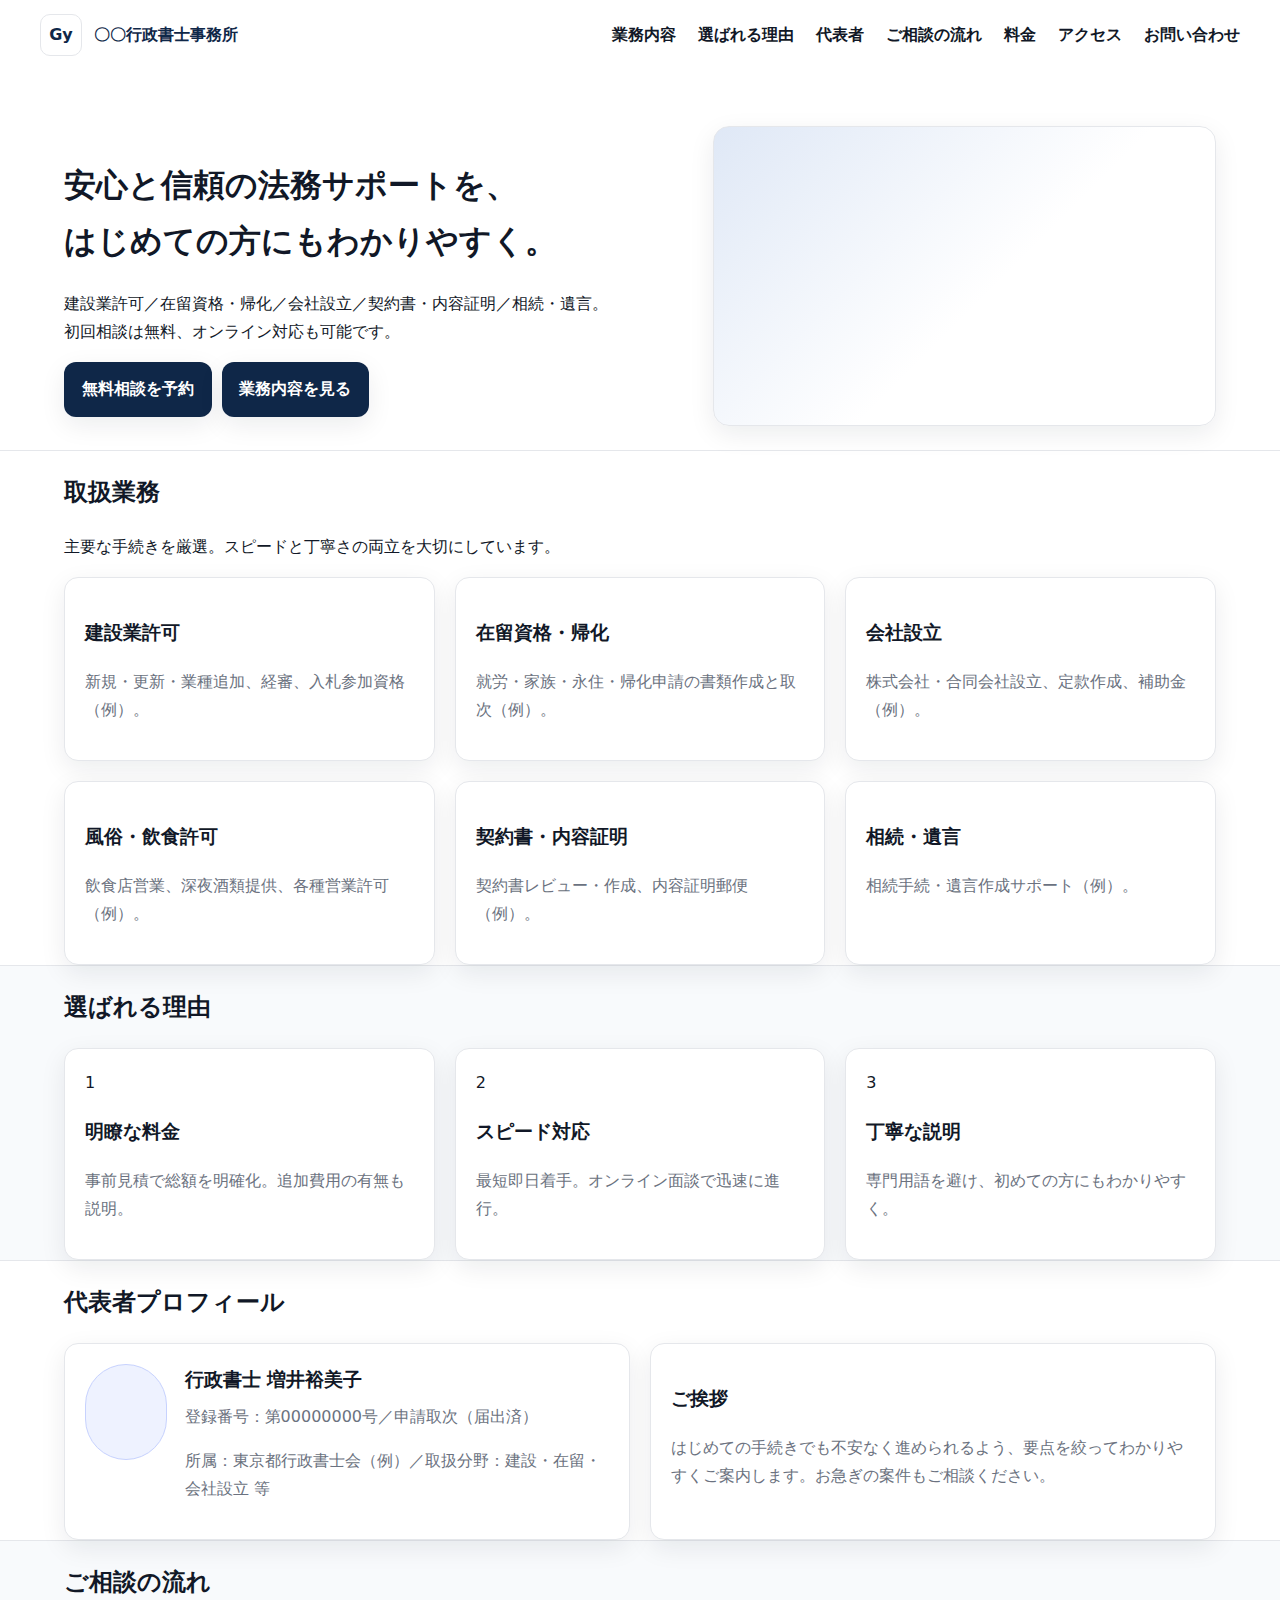
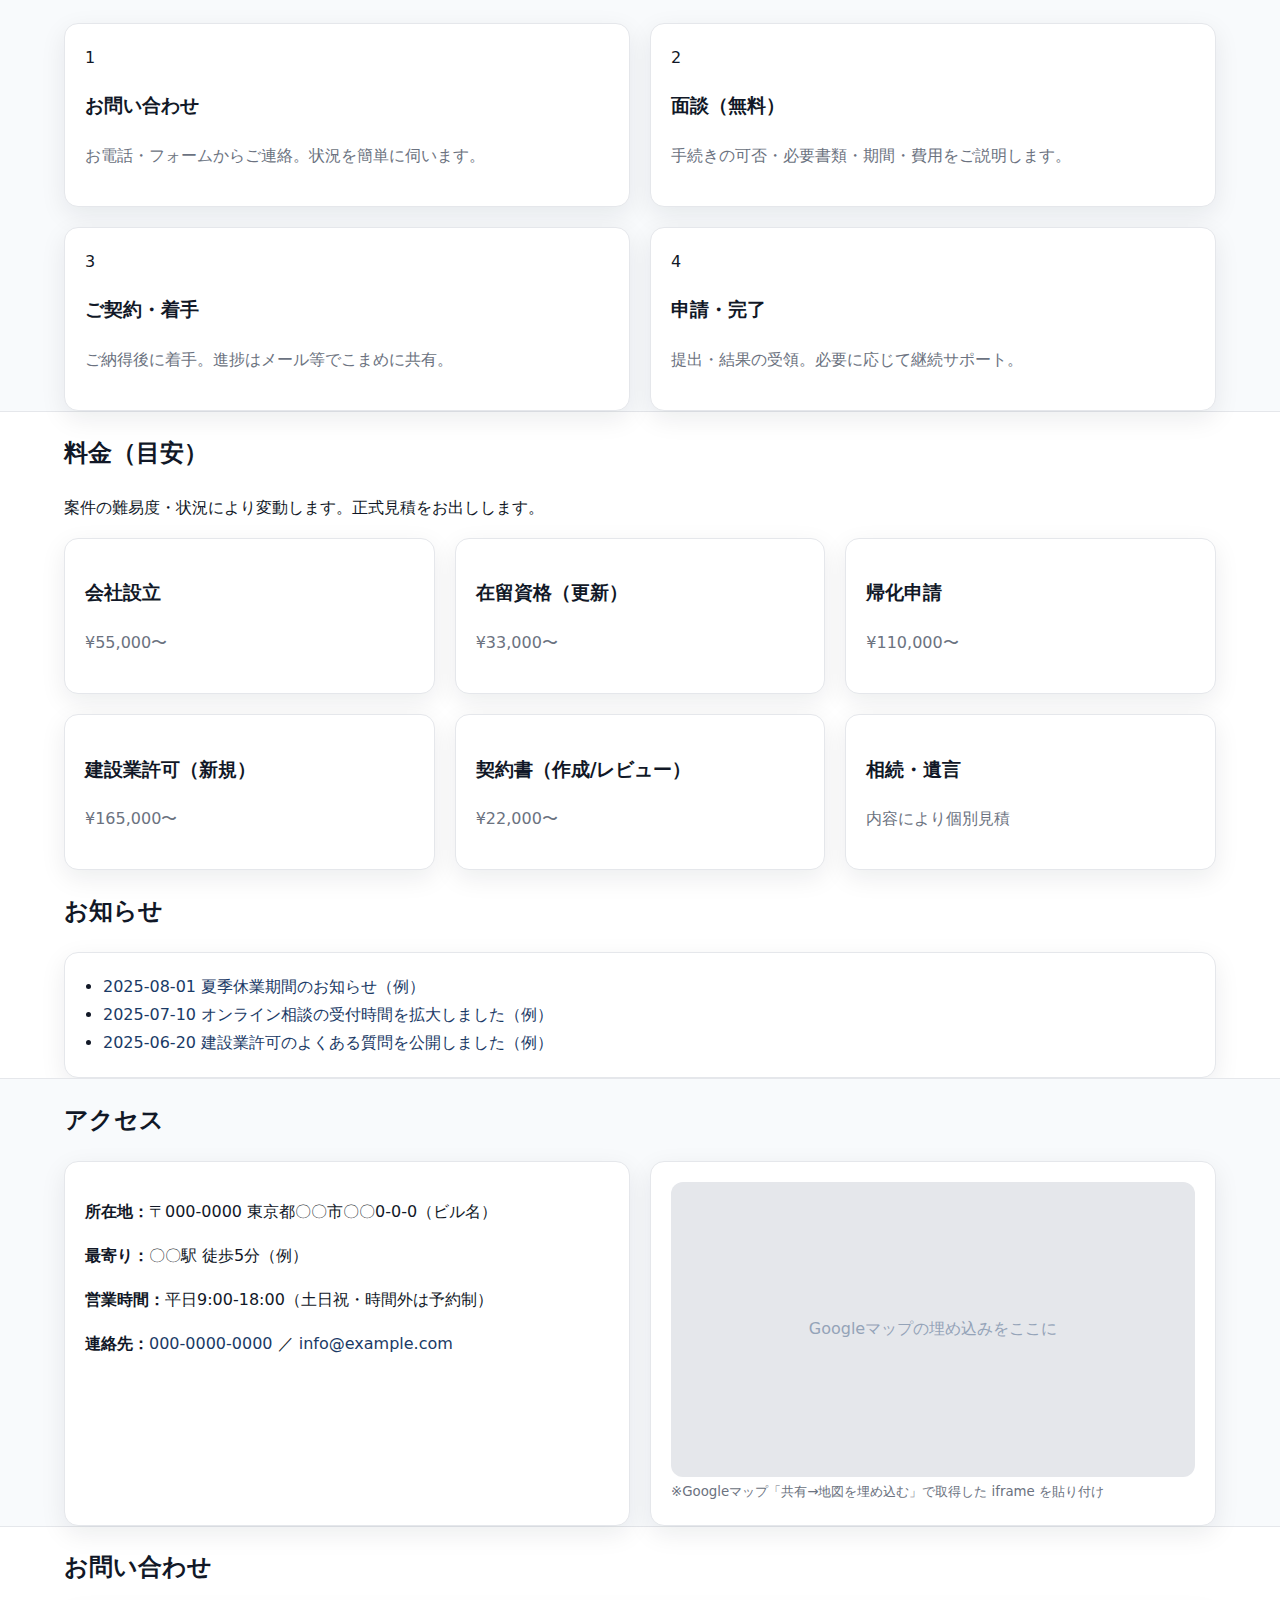
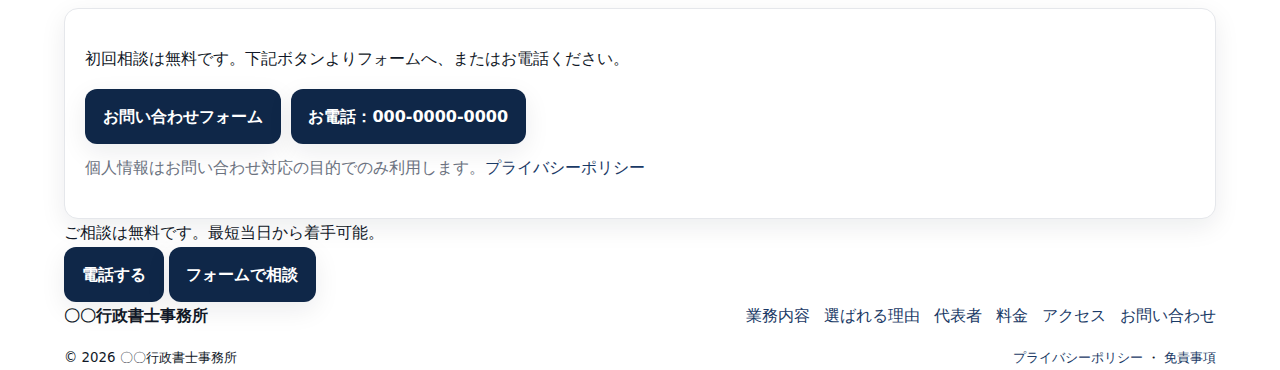
<file: index.html>
<!doctype html>
<html lang="ja">
<head>
  <meta charset="utf-8" />
  <meta name="viewport" content="width=device-width, initial-scale=1" />
  <title>増井行政書士事務所｜安心と信頼の法務サポート</title>
  <meta name="description" content="建設業許可、在留資格・帰化、会社設立、契約書、相続・遺言など。初回相談無料・オンライン可。清潔で見やすいレイアウトでご案内します。" />
  <link rel="icon" href="favicon.ico" />
  <link rel="stylesheet" href="styles.css" />
  <script type="application/ld+json">
  {
    "@context":"https://schema.org",
    "@type":"LegalService",
    "name":"〇〇行政書士事務所",
    "areaServed":"東京都（例：多摩エリア）",
    "address":{"@type":"PostalAddress","streetAddress":"（住所）","addressLocality":"（市区町村）","postalCode":"000-0000","addressRegion":"東京都","addressCountry":"JP"},
    "telephone":"000-0000-0000",
    "url":"https://example.com"
  }
  </script>
</head>
<body>
  <header>
    <div class="container nav">
      <div class="brand"><div class="logo" aria-hidden="true">Gy</div>〇〇行政書士事務所</div>
      <nav class="navlinks" aria-label="主要ナビゲーション">
        <a href="#services">業務内容</a>
        <a href="#features">選ばれる理由</a>
        <a href="#profile">代表者</a>
        <a href="#flow">ご相談の流れ</a>
        <a href="#price">料金</a>
        <a href="#access">アクセス</a>
        <a href="#contact">お問い合わせ</a>
      </nav>
    </div>
  </header>

  <section class="hero">
    <div class="container hero-grid">
      <div>
        <h1>安心と信頼の法務サポートを、<br>はじめての方にもわかりやすく。</h1>
        <p>建設業許可／在留資格・帰化／会社設立／契約書・内容証明／相続・遺言。<br>初回相談は無料、オンライン対応も可能です。</p>
        <div style="display:flex;gap:10px;flex-wrap:wrap">
          <a class="btn" href="#contact">無料相談を予約</a>
          <a class="btn ghost" href="#services">業務内容を見る</a>
        </div>
      </div>
      <div class="hero-media" aria-label="イメージ画像領域"></div>
    </div>
  </section>

  <section id="services">
    <div class="container">
      <h2>取扱業務</h2>
      <p class="lead">主要な手続きを厳選。スピードと丁寧さの両立を大切にしています。</p>
      <div class="grid cols-3">
        <div class="card"><h3>建設業許可</h3><p class="muted">新規・更新・業種追加、経審、入札参加資格（例）。</p></div>
        <div class="card"><h3>在留資格・帰化</h3><p class="muted">就労・家族・永住・帰化申請の書類作成と取次（例）。</p></div>
        <div class="card"><h3>会社設立</h3><p class="muted">株式会社・合同会社設立、定款作成、補助金（例）。</p></div>
        <div class="card"><h3>風俗・飲食許可</h3><p class="muted">飲食店営業、深夜酒類提供、各種営業許可（例）。</p></div>
        <div class="card"><h3>契約書・内容証明</h3><p class="muted">契約書レビュー・作成、内容証明郵便（例）。</p></div>
        <div class="card"><h3>相続・遺言</h3><p class="muted">相続手続・遺言作成サポート（例）。</p></div>
      </div>
    </div>
  </section>

  <section id="features" style="background:#f8fafc;border-top:1px solid var(--line);border-bottom:1px solid var(--line)">
    <div class="container">
      <h2>選ばれる理由</h2>
      <div class="grid cols-3">
        <div class="card feature"><div class="icon" aria-hidden="true">1</div><div><h3>明瞭な料金</h3><p class="muted">事前見積で総額を明確化。追加費用の有無も説明。</p></div></div>
        <div class="card feature"><div class="icon" aria-hidden="true">2</div><div><h3>スピード対応</h3><p class="muted">最短即日着手。オンライン面談で迅速に進行。</p></div></div>
        <div class="card feature"><div class="icon" aria-hidden="true">3</div><div><h3>丁寧な説明</h3><p class="muted">専門用語を避け、初めての方にもわかりやすく。</p></div></div>
      </div>
    </div>
  </section>

  <section id="profile">
    <div class="container">
      <h2>代表者プロフィール</h2>
      <div class="grid cols-2">
        <div class="card">
          <div style="display:flex;gap:18px;align-items:flex-start">
            <div style="width:96px;height:96px;border-radius:999px;background:#eef2ff;border:1px solid #c7d2fe"></div>
            <div>
              <h3 style="margin:0 0 6px">行政書士 増井裕美子 </h3>
              <p class="muted" style="margin:0 0 10px">登録番号：第00000000号／申請取次（届出済）</p>
              <p class="muted">所属：東京都行政書士会（例）／取扱分野：建設・在留・会社設立 等</p>
            </div>
          </div>
        </div>
        <div class="card">
          <h3>ご挨拶</h3>
          <p class="muted">はじめての手続きでも不安なく進められるよう、要点を絞ってわかりやすくご案内します。お急ぎの案件もご相談ください。</p>
        </div>
      </div>
    </div>
  </section>

  <section id="flow" style="background:#f8fafc;border-top:1px solid var(--line);border-bottom:1px solid var(--line)">
    <div class="container">
      <h2>ご相談の流れ</h2>
      <div class="grid cols-2 steps">
        <div class="card step"><div class="num" aria-hidden="true">1</div><div><h3>お問い合わせ</h3><p class="muted">お電話・フォームからご連絡。状況を簡単に伺います。</p></div></div>
        <div class="card step"><div class="num" aria-hidden="true">2</div><div><h3>面談（無料）</h3><p class="muted">手続きの可否・必要書類・期間・費用をご説明します。</p></div></div>
        <div class="card step"><div class="num" aria-hidden="true">3</div><div><h3>ご契約・着手</h3><p class="muted">ご納得後に着手。進捗はメール等でこまめに共有。</p></div></div>
        <div class="card step"><div class="num" aria-hidden="true">4</div><div><h3>申請・完了</h3><p class="muted">提出・結果の受領。必要に応じて継続サポート。</p></div></div>
      </div>
    </div>
  </section>

  <section id="price">
    <div class="container">
      <h2>料金（目安）</h2>
      <p class="lead">案件の難易度・状況により変動します。正式見積をお出しします。</p>
      <div class="grid cols-3">
        <div class="card"><h3>会社設立</h3><p class="muted">¥55,000〜</p></div>
        <div class="card"><h3>在留資格（更新）</h3><p class="muted">¥33,000〜</p></div>
        <div class="card"><h3>帰化申請</h3><p class="muted">¥110,000〜</p></div>
        <div class="card"><h3>建設業許可（新規）</h3><p class="muted">¥165,000〜</p></div>
        <div class="card"><h3>契約書（作成/レビュー）</h3><p class="muted">¥22,000〜</p></div>
        <div class="card"><h3>相続・遺言</h3><p class="muted">内容により個別見積</p></div>
      </div>
    </div>
  </section>

  <section id="news" style="padding-top:0">
    <div class="container">
      <h2>お知らせ</h2>
      <div class="card">
        <ul style="margin:0;padding-left:18px">
          <li><a href="#">2025-08-01 夏季休業期間のお知らせ（例）</a></li>
          <li><a href="#">2025-07-10 オンライン相談の受付時間を拡大しました（例）</a></li>
          <li><a href="#">2025-06-20 建設業許可のよくある質問を公開しました（例）</a></li>
        </ul>
      </div>
    </div>
  </section>

  <section id="access" style="background:#f8fafc;border-top:1px solid var(--line);border-bottom:1px solid var(--line)">
    <div class="container">
      <h2>アクセス</h2>
      <div class="grid cols-2">
        <div class="card">
          <p><strong>所在地：</strong>〒000-0000 東京都〇〇市〇〇0-0-0（ビル名）</p>
          <p><strong>最寄り：</strong>〇〇駅 徒歩5分（例）</p>
          <p><strong>営業時間：</strong>平日9:00-18:00（土日祝・時間外は予約制）</p>
          <p><strong>連絡先：</strong><a href="tel:0000000000">000-0000-0000</a> ／ <a href="mailto:info@example.com">info@example.com</a></p>
        </div>
        <div class="card">
          <div style="aspect-ratio:16/9;background:#e5e7eb;border-radius:12px;display:grid;place-items:center;color:#94a3b8">Googleマップの埋め込みをここに</div>
          <small class="muted">※Googleマップ「共有→地図を埋め込む」で取得した iframe を貼り付け</small>
        </div>
      </div>
    </div>
  </section>

  <section id="contact">
    <div class="container">
      <h2>お問い合わせ</h2>
      <div class="card">
        <p>初回相談は無料です。下記ボタンよりフォームへ、またはお電話ください。</p>
        <div style="display:flex;gap:10px;flex-wrap:wrap">
          <a class="btn" href="https://docs.google.com/forms/" target="_blank" rel="noopener">お問い合わせフォーム</a>
          <a class="btn ghost" href="tel:0000000000">お電話：000-0000-0000</a>
        </div>
        <p class="muted" style="margin-top:10px">個人情報はお問い合わせ対応の目的でのみ利用します。<a href="#">プライバシーポリシー</a></p>
      </div>
    </div>
  </section>

  <div class="cta-bar" role="complementary">
    <div class="container">
      <div>ご相談は無料です。最短当日から着手可能。</div>
      <div class="cta-actions">
        <a class="btn light" href="tel:0000000000" aria-label="電話で相談">電話する</a>
        <a class="btn" href="https://docs.google.com/forms/" target="_blank" rel="noopener" aria-label="フォームから相談">フォームで相談</a>
      </div>
    </div>
  </div>

  <footer>
    <div class="container" style="display:grid;gap:16px">
      <div style="display:flex;justify-content:space-between;flex-wrap:wrap;gap:12px">
        <div><strong>〇〇行政書士事務所</strong></div>
        <nav style="display:flex;gap:14px;flex-wrap:wrap">
          <a href="#services">業務内容</a>
          <a href="#features">選ばれる理由</a>
          <a href="#profile">代表者</a>
          <a href="#price">料金</a>
          <a href="#access">アクセス</a>
          <a href="#contact">お問い合わせ</a>
        </nav>
      </div>
      <div style="display:flex;justify-content:space-between;flex-wrap:wrap;gap:12px">
        <small>© <span id="y"></span> 〇〇行政書士事務所</small>
        <small><a href="#">プライバシーポリシー</a> ・ <a href="#">免責事項</a></small>
      </div>
    </div>
  </footer>

  <script>document.getElementById('y').textContent=new Date().getFullYear();</script>
</body>
</html>
</file>
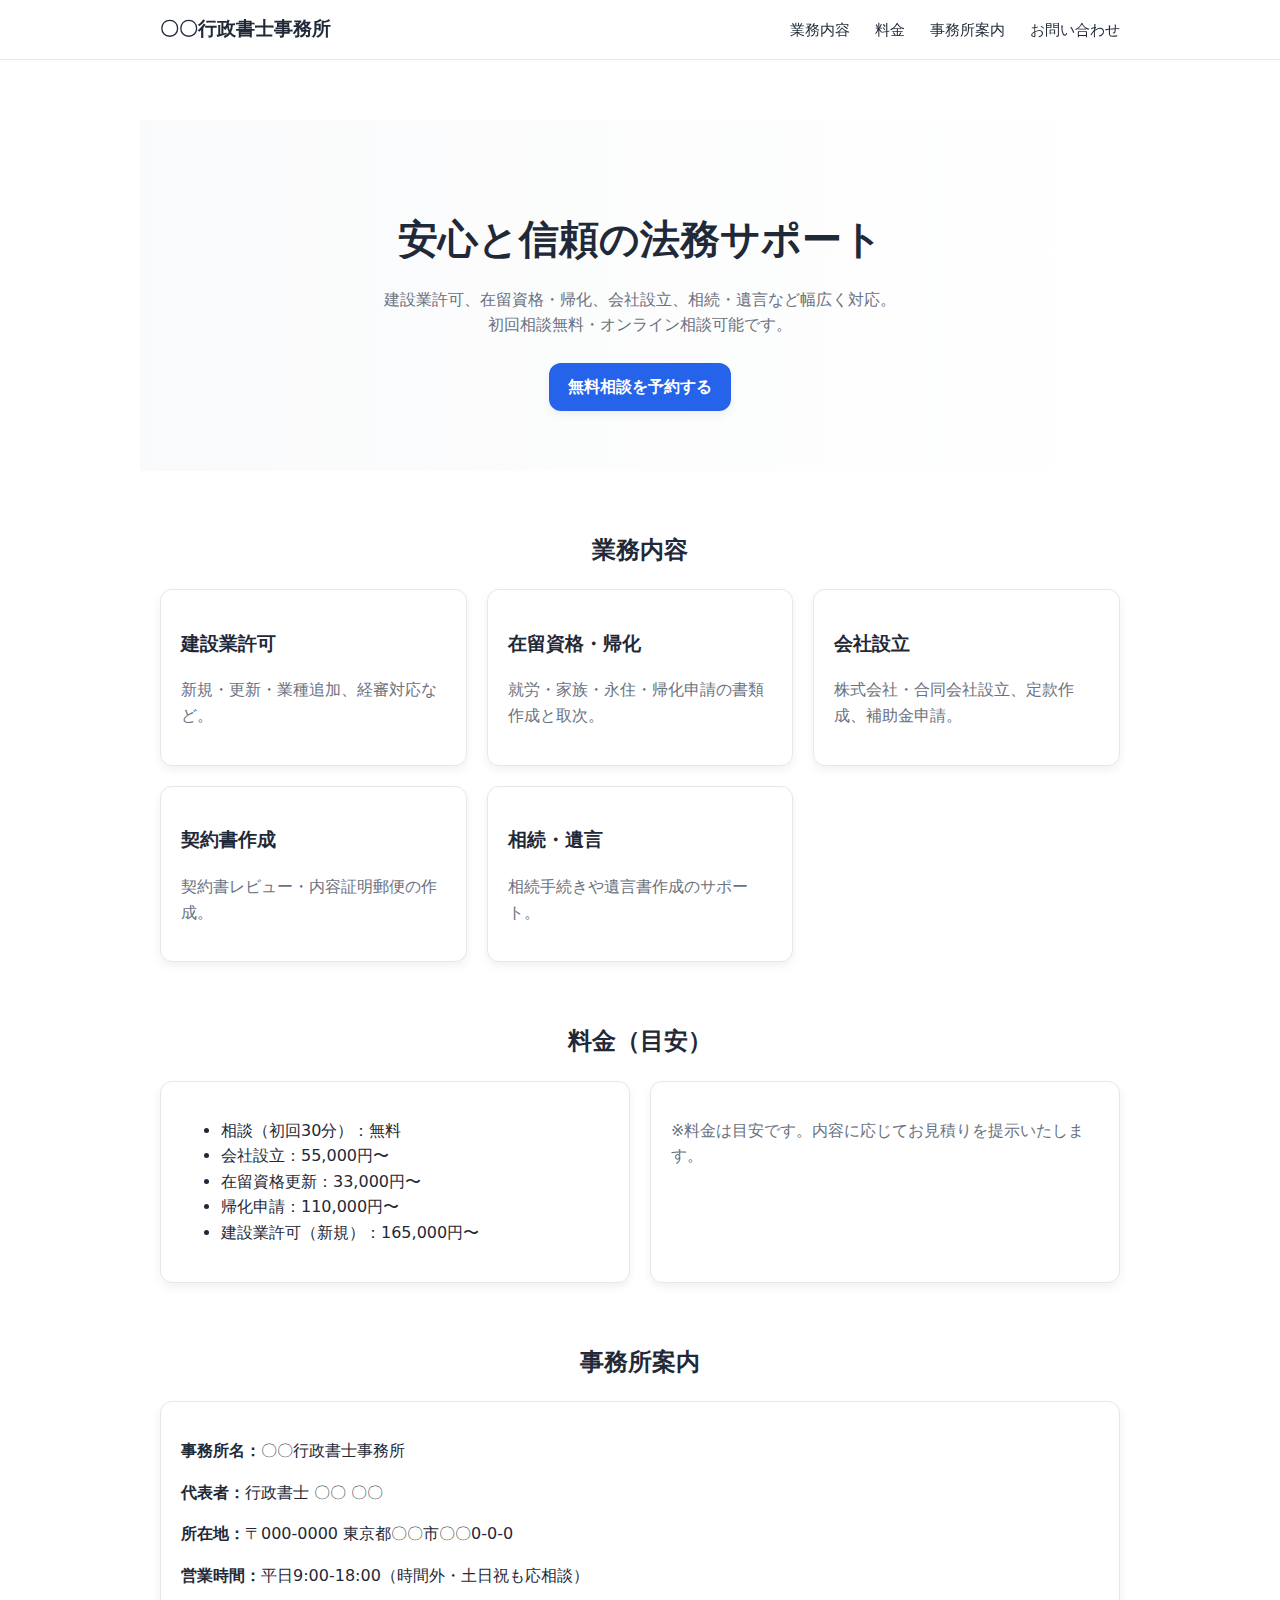
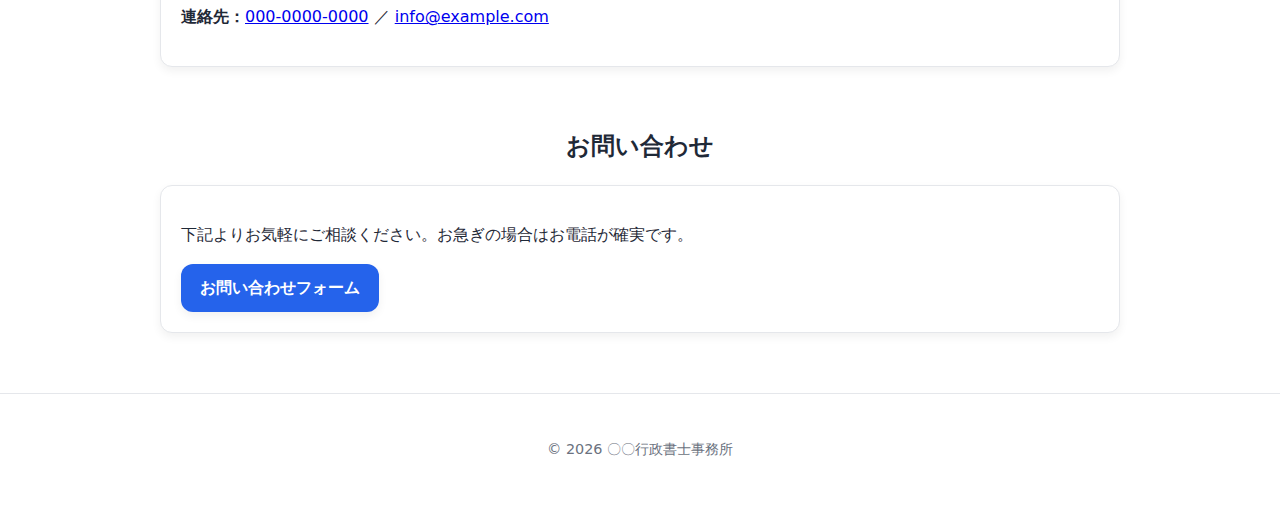
<file: index2.html>
<!doctype html>
<html lang="ja">
<head>
  <meta charset="utf-8" />
  <meta name="viewport" content="width=device-width, initial-scale=1" />
  <title>〇〇行政書士事務所｜安心と信頼の法務サポート</title>
  <meta name="description" content="〇〇行政書士事務所。建設業許可、在留資格・帰化、会社設立、契約書作成、相続・遺言など。オンライン相談・初回無料。清潔感と信頼感のデザインでご案内します。" />
  <link rel="icon" href="favicon.ico" />
  <style>
    :root {
      --bg: #ffffff;
      --fg: #1f2937;
      --muted: #6b7280;
      --brand: #2563eb;
      --brand-hover: #1d4ed8;
      --card: #ffffff;
      --border: #e5e7eb;
      --radius: 12px;
      --shadow: 0 4px 10px rgba(0,0,0,0.06);
    }
    * { box-sizing: border-box; }
    body {
      margin: 0; padding: 0;
      font-family: 'Noto Sans JP', system-ui, sans-serif;
      background: var(--bg); color: var(--fg);
      line-height: 1.6;
    }
    header {
      background: #ffffffcc;
      backdrop-filter: blur(8px);
      border-bottom: 1px solid var(--border);
      position: sticky; top: 0; z-index: 50;
    }
    nav {
      max-width: 1000px; margin: auto;
      display: flex; justify-content: space-between; align-items: center;
      padding: 14px 20px;
    }
    .brand { font-weight: 700; font-size: 1.2rem; }
    .navlinks a {
      margin-left: 20px; color: var(--fg);
      text-decoration: none; font-size: 0.95rem; font-weight: 500;
    }
    .navlinks a:hover { color: var(--brand); }
    .btn {
      display: inline-block; padding: 0.7rem 1.2rem;
      border-radius: var(--radius);
      background: var(--brand); color: #fff;
      font-weight: 600; text-decoration: none;
      box-shadow: var(--shadow);
    }
    .btn:hover { background: var(--brand-hover); }
    .hero {
      background: linear-gradient(to right, #f9fafb, #ffffff);
      padding: 60px 20px;
      text-align: center;
    }
    .hero h1 {
      font-size: clamp(1.8rem, 3.5vw, 2.5rem);
      margin-bottom: 15px;
    }
    .hero p { color: var(--muted); margin-bottom: 25px; }
    section { max-width: 1000px; margin: 60px auto; padding: 0 20px; }
    h2 { font-size: 1.5rem; margin-bottom: 20px; text-align: center; }
    .card {
      background: var(--card); border: 1px solid var(--border);
      border-radius: var(--radius); padding: 20px; box-shadow: var(--shadow);
    }
    .grid { display: grid; gap: 20px; }
    .grid.cols-3 { grid-template-columns: repeat(auto-fit,minmax(280px,1fr)); }
    .grid.cols-2 { grid-template-columns: repeat(auto-fit,minmax(400px,1fr)); }
    .muted { color: var(--muted); }
    footer {
      border-top: 1px solid var(--border);
      padding: 30px 20px; text-align: center; font-size: 0.9rem; color: var(--muted);
    }
  </style>
</head>
<body>
  <header>
    <nav>
      <div class="brand">〇〇行政書士事務所</div>
      <div class="navlinks">
        <a href="#services">業務内容</a>
        <a href="#price">料金</a>
        <a href="#office">事務所案内</a>
        <a href="#contact">お問い合わせ</a>
      </div>
    </nav>
  </header>

  <section class="hero">
    <h1>安心と信頼の法務サポート</h1>
    <p>建設業許可、在留資格・帰化、会社設立、相続・遺言など幅広く対応。<br>初回相談無料・オンライン相談可能です。</p>
    <a href="#contact" class="btn">無料相談を予約する</a>
  </section>

  <section id="services">
    <h2>業務内容</h2>
    <div class="grid cols-3">
      <div class="card"><h3>建設業許可</h3><p class="muted">新規・更新・業種追加、経審対応など。</p></div>
      <div class="card"><h3>在留資格・帰化</h3><p class="muted">就労・家族・永住・帰化申請の書類作成と取次。</p></div>
      <div class="card"><h3>会社設立</h3><p class="muted">株式会社・合同会社設立、定款作成、補助金申請。</p></div>
      <div class="card"><h3>契約書作成</h3><p class="muted">契約書レビュー・内容証明郵便の作成。</p></div>
      <div class="card"><h3>相続・遺言</h3><p class="muted">相続手続きや遺言書作成のサポート。</p></div>
    </div>
  </section>

  <section id="price">
    <h2>料金（目安）</h2>
    <div class="grid cols-2">
      <div class="card">
        <ul>
          <li>相談（初回30分）：無料</li>
          <li>会社設立：55,000円〜</li>
          <li>在留資格更新：33,000円〜</li>
          <li>帰化申請：110,000円〜</li>
          <li>建設業許可（新規）：165,000円〜</li>
        </ul>
      </div>
      <div class="card">
        <p class="muted">※料金は目安です。内容に応じてお見積りを提示いたします。</p>
      </div>
    </div>
  </section>

  <section id="office">
    <h2>事務所案内</h2>
    <div class="card">
      <p><strong>事務所名：</strong>〇〇行政書士事務所</p>
      <p><strong>代表者：</strong>行政書士 〇〇 〇〇</p>
      <p><strong>所在地：</strong>〒000-0000 東京都〇〇市〇〇0-0-0</p>
      <p><strong>営業時間：</strong>平日9:00-18:00（時間外・土日祝も応相談）</p>
      <p><strong>連絡先：</strong><a href="tel:0000000000">000-0000-0000</a> ／ <a href="mailto:info@example.com">info@example.com</a></p>
    </div>
  </section>

  <section id="contact">
    <h2>お問い合わせ</h2>
    <div class="card">
      <p>下記よりお気軽にご相談ください。お急ぎの場合はお電話が確実です。</p>
      <a class="btn" href="https://docs.google.com/forms/" target="_blank">お問い合わせフォーム</a>
    </div>
  </section>

  <footer>
    <p>© <span id="y"></span> 〇〇行政書士事務所</p>
  </footer>

  <script>document.getElementById('y').textContent=new Date().getFullYear();</script>
</body>
</html>
</file>
<file: styles.css>
:root{
  --navy:#0f2748; --navy-2:#1a3a66; --gold:#c6a65e; --ink:#111827;
  --muted:#6b7280; --line:#e5e7eb; --bg:#ffffff; --bg-alt:#f7f8fb;
  --radius:14px; --shadow:0 8px 26px rgba(6,22,43,.08);
}
*{box-sizing:border-box}
html{scroll-behavior:smooth}
body{margin:0;background:var(--bg);color:var(--ink);
  font:16px/1.75 "Noto Sans JP",system-ui,-apple-system,Segoe UI,Roboto,Helvetica,Arial,"Hiragino Kaku Gothic ProN","Yu Gothic UI",sans-serif}
img{max-width:100%;height:auto;display:block}
a{color:var(--navy-2);text-decoration:none}
a:hover{text-decoration:underline}
.muted{color:var(--muted)}
.container{max-width:1200px;margin-inline:auto;padding:0 24px}
.narrow{max-width:1000px;margin-inline:auto}

.h2{font:700 28px/1.3 "Noto Serif JP",serif;margin:0}
.h3{font:700 18px/1.4 "Noto Serif JP",serif;margin:0 0 6px}
.display{font:700 clamp(28px,3.4vw,46px)/1.2 "Noto Serif JP",serif;margin:0 0 10px}
.lede{margin:0 0 18px}
.kicker{display:inline-block;letter-spacing:.08em;text-transform:uppercase;font-weight:700;
  font-size:12px;color:var(--navy);border-top:3px solid var(--gold);padding-top:8px}
.section{padding:64px 0}
.section.alt{background:var(--bg-alt);border-block:1px solid var(--line)}
.section-head{text-align:center;margin-bottom:18px}
.center{text-align:center}

.site-header{position:sticky;top:0;background:rgba(255,255,255,.92);
  backdrop-filter:saturate(160%) blur(10px);border-bottom:1px solid var(--line);z-index:50}
.nav{display:flex;align-items:center;justify-content:space-between;padding:14px 0}
.brand{display:flex;align-items:center;gap:12px;font-weight:800;color:var(--navy)}
.brand-text{font:700 18px/1.2 "Noto Serif JP",serif}
.logo{width:42px;height:42px;border-radius:10px;border:1px solid var(--line);
  display:grid;place-items:center;background:#fff;color:var(--navy);font-weight:900}
.navlinks{display:flex;gap:22px;flex-wrap:wrap;align-items:center}
.navlinks a{color:var(--ink);font-weight:600}
.navlinks a:hover{color:var(--navy-2)}

.btn{display:inline-block;padding:.78rem 1.05rem;border-radius:12px;background:var(--navy);
  color:#fff;font-weight:700;border:1px solid transparent;box-shadow:var(--shadow);
  transition:transform .06s ease, background .2s ease}
.btn:hover{background:#122f55;transform:translateY(-1px)}
.btn.outline{background:#fff;color:var(--navy);border:1px solid #cbd5e1;box-shadow:none}
.btn-sm{padding:.6rem .9rem}

.hero{padding:56px 0 24px;border-bottom:1px solid var(--line)}
.hero-grid{display:grid;grid-template-columns:1.1fr .9fr;gap:34px;align-items:center}
.hero-media{border-radius:16px;overflow:hidden;border:1px solid var(--line);box-shadow:var(--shadow);
  min-height:300px;background:linear-gradient(135deg,#dfe8f6,#ffffff 55%)}
.hero .accent{color:var(--navy)}

.grid{display:grid;gap:20px}
.cols-3{grid-template-columns:repeat(3,1fr)}
.cols-2{grid-template-columns:repeat(2,1fr)}

.card{background:#fff;border:1px solid var(--line);border-radius:var(--radius);padding:20px;box-shadow:var(--shadow)}
.cards .card{padding:22px}

.features .feature{display:flex;gap:14px;align-items:flex-start}
.badge{min-width:40px;height:40px;border-radius:999px;display:grid;place-items:center;
  background:#eef2ff;border:1px solid #c7d2fe;color:#1e3a8a;font-weight:800}

.area p{margin:8px 0 0}

.team .profile{display:flex;gap:16px;align-items:flex-start}
.avatar{width:90px;height:90px;border-radius:999px;background:#eef2ff;border:1px solid #c7d2fe}

.news-list{list-style:none;margin:0;padding:0}
.news-list li{display:flex;gap:16px;align-items:center;padding:12px 4px;border-bottom:1px solid var(--line)}
.news-list li:last-child{border-bottom:none}
.news-list time{font-variant-numeric:tabular-nums;color:var(--muted);min-width:110px;display:inline-block}

.access .map .map-embed{aspect-ratio:16/9;background:#e5e7eb;border-radius:12px;
  display:grid;place-items:center;color:#94a3b8;border:1px solid var(--line)}

.cta{background:linear-gradient(90deg,#0f2748,#1a3a66);color:#fff}
.cta-inner{display:flex;align-items:center;justify-content:space-between;gap:18px}
.cta .muted{color:#e5e7eb}
.cta .btn{background:#fff;color:#0f2748;box-shadow:none}
.cta .btn.outline{background:transparent;color:#fff;border-color:rgba(255,255,255,.45)}

.site-footer{border-top:1px solid var(--line);padding:28px 0;background:#fff}
.foot{display:flex;justify-content:space-between;align-items:center;gap:12px;flex-wrap:wrap}
.foot-meta{display:grid;gap:4px}
.foot-nav{display:flex;gap:14px;flex-wrap:wrap}

.to-top{position:fixed;right:16px;bottom:16px;width:42px;height:42px;border-radius:999px;
  border:1px solid #cbd5e1;background:#fff;color:#0f2748;font-weight:800;box-shadow:var(--shadow);
  cursor:pointer}

.skip{position:absolute;left:-9999px;top:auto;width:1px;height:1px;overflow:hidden}
.skip:focus{left:16px;top:16px;width:auto;height:auto;background:#fff;border:2px solid var(--navy);padding:.5rem 1rem;border-radius:10px;z-index:100}

@media (max-width:1024px){
  .hero-grid,.cols-3,.cols-2{grid-template-columns:1fr}
  .cta-inner{flex-direction:column;align-items:flex-start}
  .navlinks{display:none} /* 必要なら簡易ハンバーガーを後で実装 */ 
}

@media (prefers-color-scheme: dark){
  body{background:#0b1220;color:#e6edf6}
  .section.alt{background:#0f172a}
  .card{background:#0f172a;border-color:#1f2937}
  .brand-text,.navlinks a{color:#e6edf6}
  .hero-media{background:linear-gradient(135deg,#0f172a,#111827 55%)}
  .news-list li{border-color:#1f2937}
  .access .map .map-embed{background:#0f172a;color:#475569;border-color:#1f2937}
  .site-footer{background:#0b1220;border-color:#1f2937}
  .to-top{background:#0f172a;color:#93c5fd;border-color:#1f2937}
}
</file>
